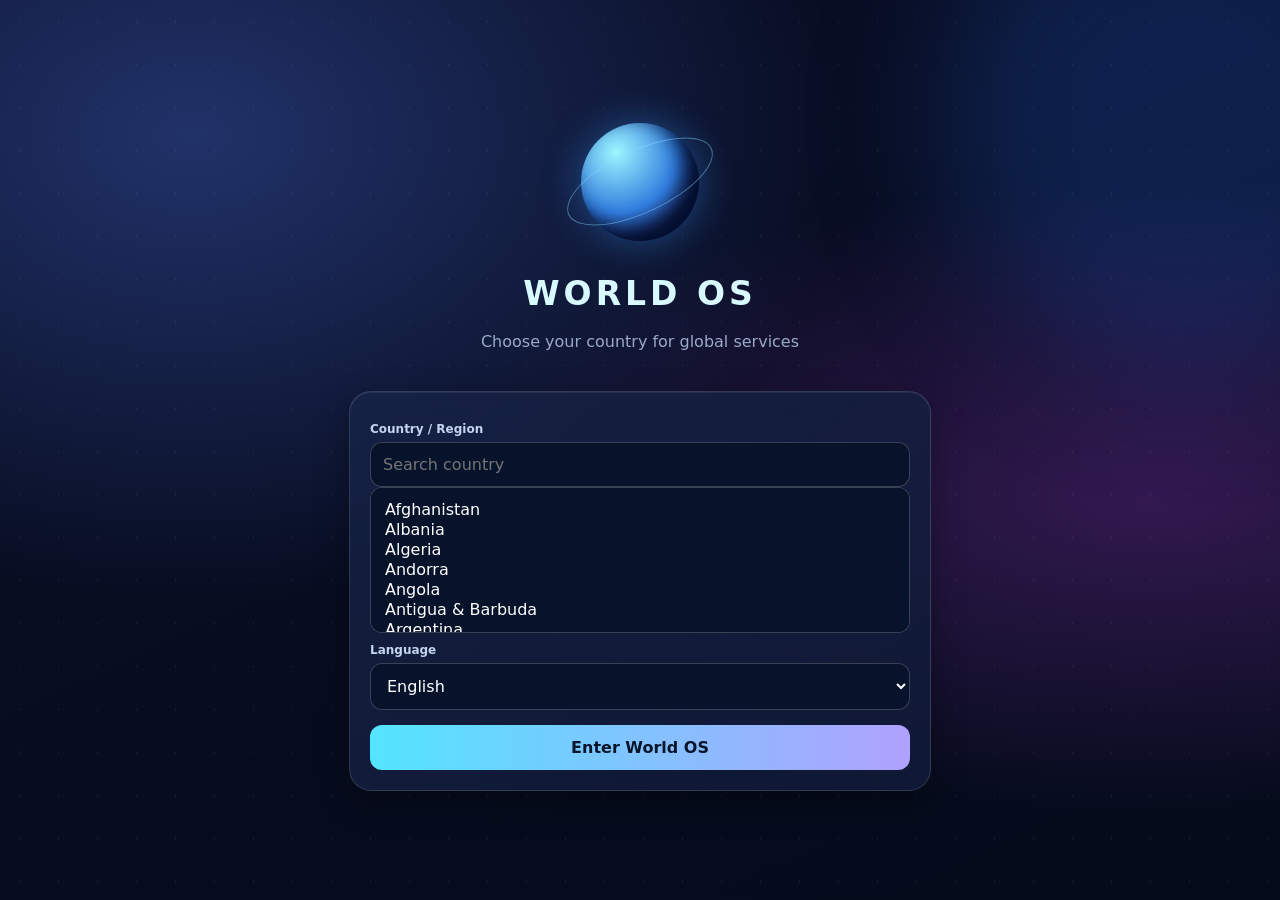
<file: index.html>
<!doctype html>
<html lang="en"><head><meta charset="utf-8"><meta name="viewport" content="width=device-width,initial-scale=1,viewport-fit=cover"><meta name="theme-color" content="#090e25"><meta name="description" content="World OS - Global everyday services"><link rel="manifest" href="./manifest.json?v=20261108"><title>World OS | KeFo.tech</title>
<style>
:root{color-scheme:dark;--ink:#f4f7ff;--muted:#9aa9c8;--line:#ffffff23;--cyan:#4de3ff;--violet:#a68aff}*{box-sizing:border-box}html{scroll-behavior:smooth}body{margin:0;color:var(--ink);font-family:system-ui,Tahoma,Arial,sans-serif;background:#080d22;min-height:100dvh}button,input,select{font:inherit}button{cursor:pointer}button:focus-visible,input:focus-visible,select:focus-visible{outline:2px solid var(--cyan);outline-offset:2px}.universe{position:fixed;inset:0;z-index:-1;pointer-events:none;overflow:hidden;background:radial-gradient(ellipse at 15% 15%,#213269 0,transparent 43%),radial-gradient(ellipse at 90% 55%,#331950 0,transparent 45%),linear-gradient(155deg,#090e25,#050b1b)}.universe:after{content:"";position:absolute;inset:0;background-image:radial-gradient(#ffffff77 .75px,transparent 1px);background-size:39px 43px;opacity:.18}.aurora{position:absolute;width:80vw;height:80vw;max-width:500px;max-height:500px;border-radius:50%;filter:blur(65px);background:#2457c044;top:-130px;right:-160px;animation:drift 16s ease-in-out infinite alternate}.shell{width:min(100%,620px);min-height:100dvh;margin:auto;display:flex;flex-direction:column;position:relative}.hidden{display:none!important}header{padding:20px 18px 13px;display:flex;justify-content:space-between;align-items:center;gap:12px}.brand{font-weight:900;font-size:23px;letter-spacing:2.5px;background:linear-gradient(95deg,#fff,#69e4ff 55%,#bb9cff);color:transparent;background-clip:text}.eyebrow{font-size:10px;color:var(--muted);letter-spacing:2px;font-weight:800}.country-name{font-size:12px;color:#b4c3e4;margin-top:3px}.glass{background:linear-gradient(140deg,#172448c9,#101a37df);border:1px solid var(--line);border-radius:22px;box-shadow:0 12px 35px #0005, inset 0 1px #ffffff12;backdrop-filter:blur(14px)}.settings{width:44px;height:44px;border:1px solid #ffffff30;background:#ffffff12;color:white;border-radius:14px;font-size:20px}.content{flex:1;padding:10px 15px 26px}.weather{position:relative;overflow:hidden;min-height:156px;padding:20px;display:flex;align-items:center;justify-content:space-between;gap:8px}.weather:before{content:"";position:absolute;inset:0;background:linear-gradient(120deg,#092c5a55,transparent 75%)}.weather-copy{position:relative;z-index:2;max-width:68%}.weather-title{font-size:13px;color:#bdd1ef;font-weight:700}.temperature{font-size:37px;line-height:1.2;font-weight:850;margin:8px 0 5px;font-variant-numeric:tabular-nums}.weather-status{color:#a5b7d3;font-size:12px;line-height:1.5}.weather-art{width:110px;height:110px;position:relative;flex-shrink:0;display:grid;place-items:center}.orb{width:78px;height:78px;border-radius:50%;background:radial-gradient(circle at 30% 25%,#9cf5ff,#307cde 50%,#18275e 72%);box-shadow:0 0 38px #329aff66,inset -12px -9px 20px #020d2b;animation:float 5s ease-in-out infinite}.orbit{position:absolute;width:109px;height:43px;border:1px solid #8ddaff77;border-radius:50%;transform:rotate(-25deg);animation:orbit 9s ease-in-out infinite alternate}.weather-icon{position:absolute;bottom:1px;right:2px;font-size:29px;filter:drop-shadow(0 4px 7px #000)}.location{display:flex;align-items:center;justify-content:space-between;gap:10px;padding:12px 16px;margin-top:10px;min-height:57px}.location span{font-size:12px;color:#c2d0e7;overflow-wrap:anywhere}.location button{flex-shrink:0}.smallbtn{background:#4de3ff16;border:1px solid #4de3ff66;color:#9fefff;border-radius:11px;padding:9px 12px;font-weight:700}.sectionhead{display:flex;align-items:center;justify-content:space-between;margin:23px 3px 13px}.sectionhead h2{font-size:19px;margin:0}.sectionhead span{font-size:11px;color:#94a6cc}.grid{display:grid;grid-template-columns:repeat(3,minmax(0,1fr));gap:10px}.tile{min-width:0;height:102px;padding:10px 5px;display:flex;flex-direction:column;align-items:center;justify-content:center;gap:9px;border-radius:17px;border:1px solid #ffffff22;background:linear-gradient(155deg,#1a2c53d9,#111c3bdf);color:white;box-shadow:inset 0 1px #ffffff13,0 7px 18px #0003;transition:transform .2s,border-color .2s,box-shadow .2s;animation:rise .5s both;animation-delay:var(--delay)}.tile:active{transform:scale(.96)}.tile:hover{border-color:#4de3ff88;box-shadow:0 0 22px #34c8ff20}.tile-icon{font-size:28px;line-height:1}.tile-label{font-size:12px;text-align:center;line-height:1.4;overflow-wrap:anywhere}.tile:nth-child(3n+2){background:linear-gradient(150deg,#26234edc,#141b3adf)}.detail{margin-top:14px;padding:17px;line-height:1.7}.detail h3{margin:0 0 8px}.detail p{color:var(--muted);margin:0}.bottom{position:relative;display:flex;align-items:center;justify-content:space-around;gap:8px;padding:10px 20px;border-top:1px solid var(--line);background:#0c1530dd}.bottom a,.bottom button{display:grid;place-items:center;width:38px;height:38px;border-radius:12px;border:1px solid #ffffff20;background:#ffffff0d;color:#b8d8ff;text-decoration:none;font-size:19px}.bottom button{color:#7eeaff}.copyright{text-align:center;padding:8px 10px 13px;color:#7586ad;font-size:11px}.setup{flex:1;display:flex;flex-direction:column;justify-content:center;padding:25px 19px}.setup-hero{text-align:center;margin-bottom:20px}.planet{width:145px;height:145px;margin:auto auto 20px;position:relative;display:grid;place-items:center}.planet .orb{width:118px;height:118px}.planet .orbit{width:158px;height:63px}.setup h1{font-size:33px;letter-spacing:4px;margin:0;color:#d8faff}.setup p{color:var(--muted);line-height:1.6}.setup-form{padding:20px}.setup label{display:block;font-size:12px;font-weight:700;color:#c4d5f1;margin:10px 0 6px}.field{display:block;width:100%;border:1px solid #ffffff33;background:#07122b;color:white;border-radius:12px;padding:12px;outline:none}.field:focus{border-color:#4de3ff}.primary{width:100%;margin-top:15px;padding:13px;border:0;border-radius:12px;color:#08152a;font-weight:900;background:linear-gradient(90deg,#53e5ff,#b0a1ff)}.top-in{animation:rise .55s both}.setup-form{animation:rise .6s .1s both}@keyframes rise{from{opacity:0;transform:translateY(15px)}to{opacity:1;transform:translateY(0)}}@keyframes float{50%{transform:translateY(-9px)}}@keyframes orbit{50%{transform:rotate(-16deg) scale(1.07)}}@keyframes drift{to{transform:translate(-100px,110px)}}@media(max-width:355px){.tile{height:94px}.tile-label{font-size:11px}.brand{font-size:19px}}@media(min-width:550px){.grid{grid-template-columns:repeat(4,minmax(0,1fr))}}@media(prefers-reduced-motion:reduce){*,*:before,*:after{animation:none!important;transition:none!important;scroll-behavior:auto!important}}
/* Persistent bottom controls and scrollable service content  */
#home{height:100dvh;min-height:0;display:flex;flex-direction:column;overflow:hidden}
#home header{flex:0 0 auto}
#home .content{min-height:0;overflow-y:auto;overscroll-behavior:contain;scrollbar-width:thin;padding-bottom:24px;-webkit-overflow-scrolling:touch}
#home .bottom{flex:0 0 auto;position:relative;z-index:20;bottom:auto;padding-bottom:10px}
#home .copyright{flex:0 0 auto;position:relative;z-index:20;background:#0c1530;padding:4px 10px calc(8px + env(safe-area-inset-bottom));border-top:1px solid #ffffff12}
#home .detail{scroll-margin-top:16px}
#home .service-screen{position:absolute;inset:0;z-index:30;display:flex;flex-direction:column;background:radial-gradient(circle at top,#17285b,#080d22 72%);overflow:hidden}
#home .service-screen .service-toolbar{padding:17px;display:flex;align-items:center;gap:12px;border-bottom:1px solid #ffffff25}
#home .service-screen .service-body{overflow-y:auto;flex:1;padding:18px;line-height:1.7}
#home .service-screen .service-body input,#home .service-screen .service-body textarea,#home .service-screen .service-body select{width:100%;padding:12px;margin:7px 0 13px;border-radius:12px;border:1px solid #ffffff33;background:#111e42;color:white}
#home .service-screen .service-body button{padding:11px 15px;border-radius:12px;border:1px solid #4de3ff77;background:#173456;color:#c6f5ff}
#home .service-screen .service-body .result{padding:13px;border-radius:12px;background:#142347;margin-top:12px}
@media(prefers-reduced-motion:reduce){#home .content{scroll-behavior:auto}}
</style></head><body><div class="universe"><div class="aurora"></div></div><div class="shell">
<section id="setup" class="setup hidden"><div class="setup-hero"><div class="planet"><div class="orb"></div><div class="orbit"></div></div><h1>WORLD OS</h1><p id="setupIntro"></p></div><div class="glass setup-form"><label id="countryLabel" for="countrySearch"></label><input id="countrySearch" class="field" type="search" autocomplete="off"><select id="country" class="field" size="6" aria-label="Country"></select><label id="languageLabel" for="language"></label><select id="language" class="field"><option value="en">English</option><option value="ar">العربية</option><option value="de">Deutsch</option><option value="tr">Türkçe</option><option value="fr">Français</option><option value="es">Español</option></select><button id="enter" class="primary"></button></div></section>
<section id="home" class="hidden"><header class="top-in"><div><div class="eyebrow">KEFO.TECH / GLOBAL PLATFORM</div><div class="brand">WORLD OS <span style="font-size:17px">✦</span></div><div id="region" class="country-name"></div></div><button class="settings" id="settings" aria-label="Change country">⚙</button></header><main class="content"><section class="glass weather top-in"><div class="weather-copy"><div id="weatherLabel" class="weather-title"></div><div id="temperature" class="temperature">--°</div><div id="weatherStatus" class="weather-status"></div></div><div class="weather-art"><div class="orb"></div><div class="orbit"></div><div class="weather-icon">🌤️</div></div></section><section class="glass location top-in"><span>📍 <span id="address"></span></span><button id="locate" class="smallbtn" aria-label="Get location">⌖</button></section><div class="sectionhead"><h2 id="servicesLabel"></h2><span>WORLD OS / SERVICES</span></div><div class="grid" id="services"></div><section id="detail" class="glass detail hidden"></section></main><nav class="bottom" aria-label="Quick actions"><a href="https://kefo-tech.github.io/kefo.com/" target="_blank" rel="noopener noreferrer" aria-label="About">ⓘ</a><a href="https://www.openstreetmap.org/" target="_blank" rel="noopener noreferrer" aria-label="Maps">⌖</a><button id="shareFab" aria-label="Share">↗</button><a href="https://translate.google.com/" target="_blank" rel="noopener noreferrer" aria-label="Translate">文</a><button id="settingsBottom" aria-label="Settings">⚙</button></nav><footer class="copyright">© <span id="year"></span> KeFo.tech · World OS <span style="opacity:.6">v2.0</span></footer><section id="serviceScreen" class="service-screen hidden" aria-label="World OS service"><div class="service-toolbar"><button id="backService" class="smallbtn" type="button">←</button><strong id="serviceTitle"></strong></div><div id="serviceBody" class="service-body"></div></section></section></div>
<script>
"use strict";
// Local preferences only; no background GPS or constant polling.
const $=id=>document.getElementById(id);
const codes=("AF AL DZ AD AO AG AR AM AU AT AZ BS BH BD BB BY BE BZ BJ BT BO BA BW BR BN BG BF BI KH CM CA CV CF TD CL CN CO KM CG CD CR CI HR CU CY CZ DK DJ DM DO EC EG SV GQ ER EE SZ ET FJ FI FR GA GM GE DE GH GR GD GT GN GW GY HT HN HU IS IN ID IR IQ IE IL IT JM JP JO KZ KE KI KP KR KW KG LA LV LB LS LR LY LI LT LU MG MW MY MV ML MT MH MR MU MX FM MD MC MN ME MA MZ MM NA NR NP NL NZ NI NE NG MK NO OM PK PW PA PG PY PE PH PL PT QA RO RU RW KN LC VC WS SM ST SA SN RS SC SL SG SK SI SB SO ZA SS ES LK SD SR SE CH SY TW TJ TZ TH TL TG TO TT TN TR TM TV UG UA AE GB US UY UZ VU VA VE VN YE ZM ZW").split(" ");
const T={
ar:{choose:"اختر دولتك للبدء بخدماتك العالمية",country:"الدولة / المنطقة",language:"اللغة",search:"ابحث عن دولة",enter:"دخول World OS",weather:"الطقس المحلي",services:"الخدمات",location:"اضغط لتحديد موقعك",status:"الموقع اختياري · اضغط زر التحديد",error:"تعذر تحديد الموقع",unavailable:"الطقس غير متاح حاليًا",pending:"هذه الخدمة قيد التجهيز لمنطقتك."},
en:{choose:"Choose your country for global services",country:"Country / Region",language:"Language",search:"Search country",enter:"Enter World OS",weather:"Local weather",services:"Services",location:"Tap to set your location",status:"Location optional · tap locate",error:"Location unavailable",unavailable:"Weather unavailable",pending:"This service is being prepared for your region."},
de:{choose:"Wähle dein Land für globale Dienste",country:"Land / Region",language:"Sprache",search:"Land suchen",enter:"World OS öffnen",weather:"Lokales Wetter",services:"Dienste",location:"Standort bestimmen",status:"Standort optional",error:"Standort nicht verfügbar",unavailable:"Wetter nicht verfügbar",pending:"Dieser Dienst wird vorbereitet."},
tr:{choose:"Küresel hizmetler için ülkenizi seçin",country:"Ülke / Bölge",language:"Dil",search:"Ülke ara",enter:"World OS'a gir",weather:"Yerel hava",services:"Hizmetler",location:"Konum belirle",status:"Konum isteğe bağlı",error:"Konum kullanılamıyor",unavailable:"Hava durumu yok",pending:"Bu hizmet hazırlanıyor."},
fr:{choose:"Choisissez votre pays",country:"Pays / Région",language:"Langue",search:"Chercher un pays",enter:"Entrer dans World OS",weather:"Météo locale",services:"Services",location:"Définir la position",status:"Position facultative",error:"Position indisponible",unavailable:"Météo indisponible",pending:"Service en préparation."},
es:{choose:"Elige tu país",country:"País / Región",language:"Idioma",search:"Buscar país",enter:"Entrar a World OS",weather:"Clima local",services:"Servicios",location:"Establecer ubicación",status:"Ubicación opcional",error:"Ubicación no disponible",unavailable:"Clima no disponible",pending:"Servicio en preparación."}
};
const services=[["🕌","Prayer times","أوقات الصلاة","salah"],["📝","Posts","إنشاء منشورات","post"],["🎓","Student assistant","مساعد الطالب","kefogpt"],["🚗","Driver assistant","مساعد السائق","map"],["🍽️","Restaurants","مطاعم","restaurants"],["📢","Eyewitness","شاهد عيان","shahed"],["🗺️","Maps","الخرائط","https://www.openstreetmap.org"],["💱","Currencies","العملات","currency"],["🚌","Transport","النقل","transport"],["🧰","Professionals","المهن","professionals"],["📰","News","الأخبار","news"],["🆘","Emergency","الطوارئ","emergency"],["🧭","Qibla","اتجاه القبلة","qibla"],["🌐","Translate","الترجمة","https://translate.google.com"],["🎮","Games · soon","ألعاب · قريباً",""],["📍","Nearby · soon","بالقرب منك · قريباً",""],["💬","Chat · soon","دردشة · قريباً",""],["🎬","Videos · soon","منصة الفيديو · قريباً",""]];
let country=localStorage.getItem("worldos-country")||"",lang=localStorage.getItem("worldos-language")||(navigator.language||"en").slice(0,2);if(!T[lang])lang="en";
function tr(){return T[lang]}
function cname(code){try{return new Intl.DisplayNames([lang],{type:"region"}).of(code)||code}catch{return code}}
function countryList(q=""){const all=codes.map(code=>({code,name:cname(code)})).sort((a,b)=>a.name.localeCompare(b.name,lang));$("country").replaceChildren();for(const c of all.filter(c=>c.name.toLowerCase().includes(q.toLowerCase())||c.code.toLowerCase().includes(q.toLowerCase()))){$("country").add(new Option(c.name,c.code))}if([...$("country").options].some(o=>o.value===country))$("country").value=country}
function locale(){document.documentElement.lang=lang;document.documentElement.dir=lang==="ar"?"rtl":"ltr"}
function setup(){locale();const t=tr();$("setupIntro").textContent=t.choose;$("countryLabel").textContent=t.country;$("languageLabel").textContent=t.language;$("countrySearch").placeholder=t.search;$("enter").textContent=t.enter;$("language").value=lang;countryList($("countrySearch").value);$("home").classList.add("hidden");$("setup").classList.remove("hidden")}
function home(){locale();const t=tr();$("region").textContent=cname(country);$("weatherLabel").textContent=t.weather;$("servicesLabel").textContent=t.services;$("address").textContent=t.location;$("weatherStatus").textContent=t.status;$("detail").classList.add("hidden");$("services").replaceChildren();services.forEach(([icon,en,ar,url],i)=>{const b=document.createElement("button");b.className="tile";b.style.setProperty("--delay",Math.min(i*35,400)+"ms");const ico=document.createElement("span");ico.className="tile-icon";ico.textContent=icon;const label=document.createElement("span");label.className="tile-label";label.textContent=lang==="ar"?ar:en;b.append(ico,label);b.onclick=()=>{if(["salah","post","kefogpt","map","restaurants","shahed","qibla"].includes(url)){location.href="./"+url+"/";return}openWorldService(url,label.textContent,icon)};$("services").append(b)});$("setup").classList.add("hidden");$("home").classList.remove("hidden")}
$("language").onchange=e=>{country=$("country").value||country;lang=e.target.value;setup()};
$("countrySearch").oninput=e=>countryList(e.target.value);
$("enter").onclick=()=>{country=$("country").value;if(!country)return;localStorage.setItem("worldos-country",country);localStorage.setItem("worldos-language",lang);home();refreshIfGranted()};
$("settings").onclick=setup;$("settingsBottom").onclick=setup;
// Location permission is requested only by an explicit tap.
let lastLocationRefresh=0;
async function updateLocation(auto=false){
 if(!navigator.geolocation){$("address").textContent=tr().error;return}
 if(auto&&Date.now()-lastLocationRefresh<15*60*1000)return;
 $("weatherStatus").textContent=lang==="ar"?"جارٍ تحديث الطقس…":"Updating weather…";
 navigator.geolocation.getCurrentPosition(async p=>{
  lastLocationRefresh=Date.now();
  const {latitude,longitude}=p.coords;
  const fallback=cname(country);
  $("address").textContent=fallback;
  // Reverse geocoding uses OSM Nominatim with localized names.
  try{
   const u="https://nominatim.openstreetmap.org/reverse?format=jsonv2&lat="+encodeURIComponent(latitude)+"&lon="+encodeURIComponent(longitude)+"&zoom=12&addressdetails=1&accept-language="+encodeURIComponent(lang);
   const response=await fetch(u,{headers:{"Accept":"application/json"}});
   if(!response.ok)throw Error("reverse");
   const data=await response.json();const a=data.address||{};
   const place=a.city||a.town||a.village||a.municipality||a.suburb||a.county||a.state||data.name;
   const region=a.state||a.country||fallback;
   $("address").textContent=place?[place,region].filter((x,i,arr)=>arr.indexOf(x)===i).join("، "):fallback;
  }catch{$("address").textContent=fallback}
  try{
   const r=await fetch("https://api.open-meteo.com/v1/forecast?latitude="+latitude+"&longitude="+longitude+"&current=temperature_2m,weather_code&timezone=auto");
   if(!r.ok)throw Error("weather");
   const data=await r.json();$("temperature").textContent=Math.round(data.current.temperature_2m)+"°C";
   $("weatherStatus").textContent=new Date().toLocaleTimeString(lang,{hour:"2-digit",minute:"2-digit"});
   const w=data.current.weather_code;document.querySelector(".weather-icon").textContent=w>=95?"⛈️":w>=71?"❄️":w>=51?"🌧️":w>=2?"☁️":"☀️";
  }catch{$("weatherStatus").textContent=tr().unavailable}
 },()=>{if(!auto){$("address").textContent=tr().error;$("weatherStatus").textContent=tr().error}},{timeout:12000,maximumAge:900000,enableHighAccuracy:false});
}
$("locate").onclick=()=>updateLocation(false);
async function refreshIfGranted(){
 if(!country||document.visibilityState==="hidden"||!navigator.permissions)return;
 try{const permission=await navigator.permissions.query({name:"geolocation"});if(permission.state==="granted")updateLocation(true)}catch{}
}
document.addEventListener("visibilitychange",()=>{if(document.visibilityState==="visible")refreshIfGranted()});

$("shareFab").onclick=async()=>{const data={title:"World OS",text:"World OS · KeFo.tech",url:location.href};if(navigator.share){try{await navigator.share(data)}catch{}}else if(navigator.clipboard){await navigator.clipboard.writeText(location.href);alert("Link copied")}};
$("year").textContent=new Date().getFullYear();if(country){home();refreshIfGranted()}else setup();
// Unity interstitials must be implemented in the Android app, never inside GitHub Pages.
</script><script src="./world-services.js?v=20261108-3"></script></body></html>
</file>
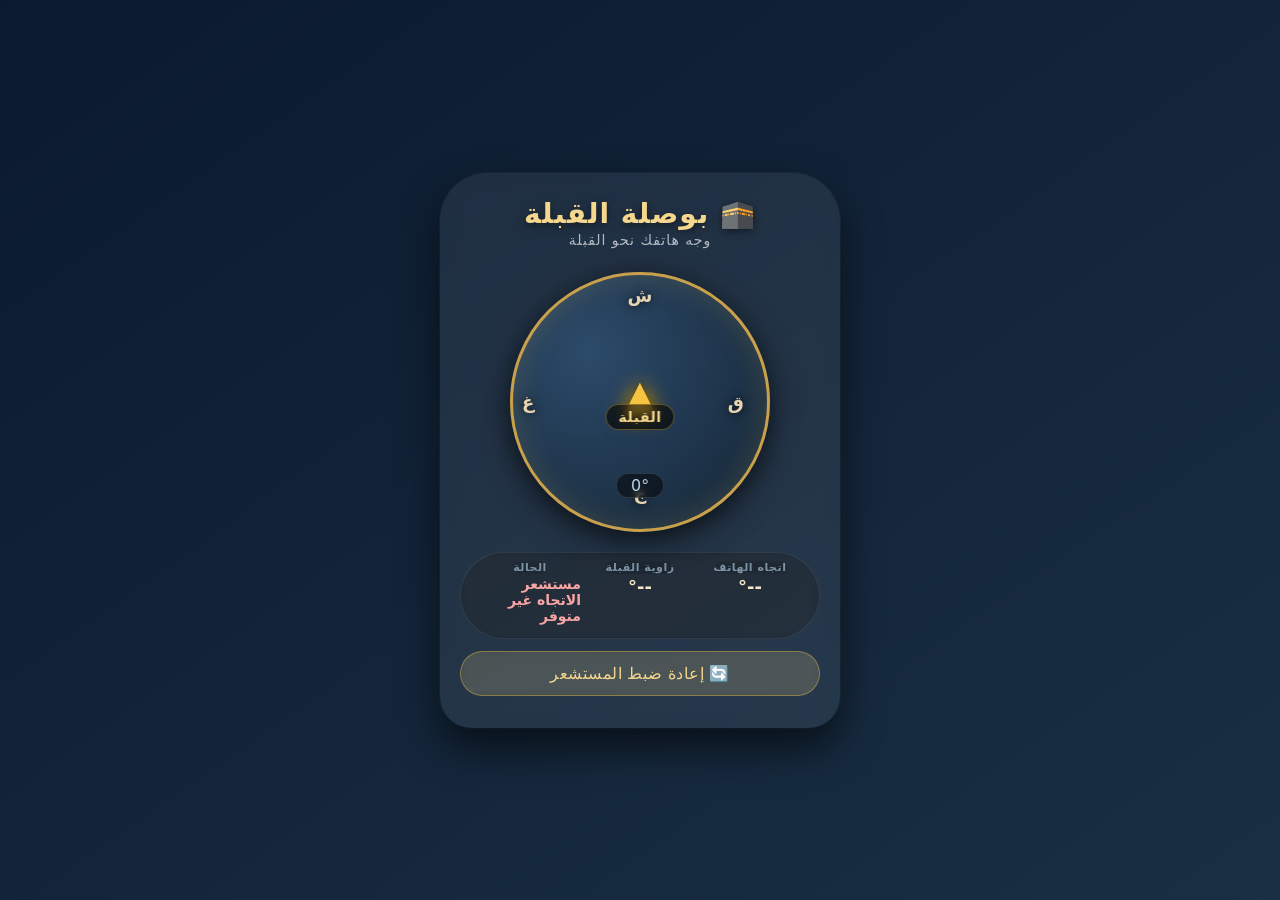
<file: qibla/index.html>
<!DOCTYPE html>
<html lang="ar" dir="rtl">
<head>
  <meta charset="UTF-8">
  <meta name="viewport" content="width=device-width, initial-scale=1.0, maximum-scale=1.0, user-scalable=no, viewport-fit=cover">
  <title>بوصلة القبلة</title>
  <link rel="stylesheet" href="style.css">
</head>
<body>
  <div class="container">
    <h1>🕋 بوصلة القبلة</h1>
    <p class="subtitle">وجه هاتفك نحو القبلة</p>
    
    <div class="compass-wrapper">
      <!-- البوصلة  الدائرية -->
      <div class="compass-circle" id="compassCircle">
        <!-- المؤشر الثابت (رأس القبلة) -->
        <div class="needle" id="needle">
          <span class="arrow">▲</span>
          <span class="label">القبلة</span>
        </div>
        <!-- النقاط الرئيسية -->
        <div class="direction north">ش</div>
        <div class="direction east">ق</div>
        <div class="direction south">ج</div>
        <div class="direction west">غ</div>
        <!-- درجة دوران البوصلة -->
        <div class="rotation-indicator" id="rotationIndicator">0°</div>
      </div>
    </div>

    <!-- معلومات إضافية -->
    <div class="info-panel">
      <div class="info-item">
        <span class="label">اتجاه الهاتف</span>
        <span class="value" id="headingValue">--°</span>
      </div>
      <div class="info-item">
        <span class="label">زاوية القبلة</span>
        <span class="value" id="qiblaAngle">--°</span>
      </div>
      <div class="info-item">
        <span class="label">الحالة</span>
        <span class="value" id="statusText">جارٍ التحديث...</span>
      </div>
    </div>

    <!-- زر إعادة ضبط (لطلب الإذن مجدداً) -->
    <button id="resetBtn" class="reset-btn">🔄 إعادة ضبط المستشعر</button>
  </div>

  <script src="script.js"></script>
</body>
</html>
</file>
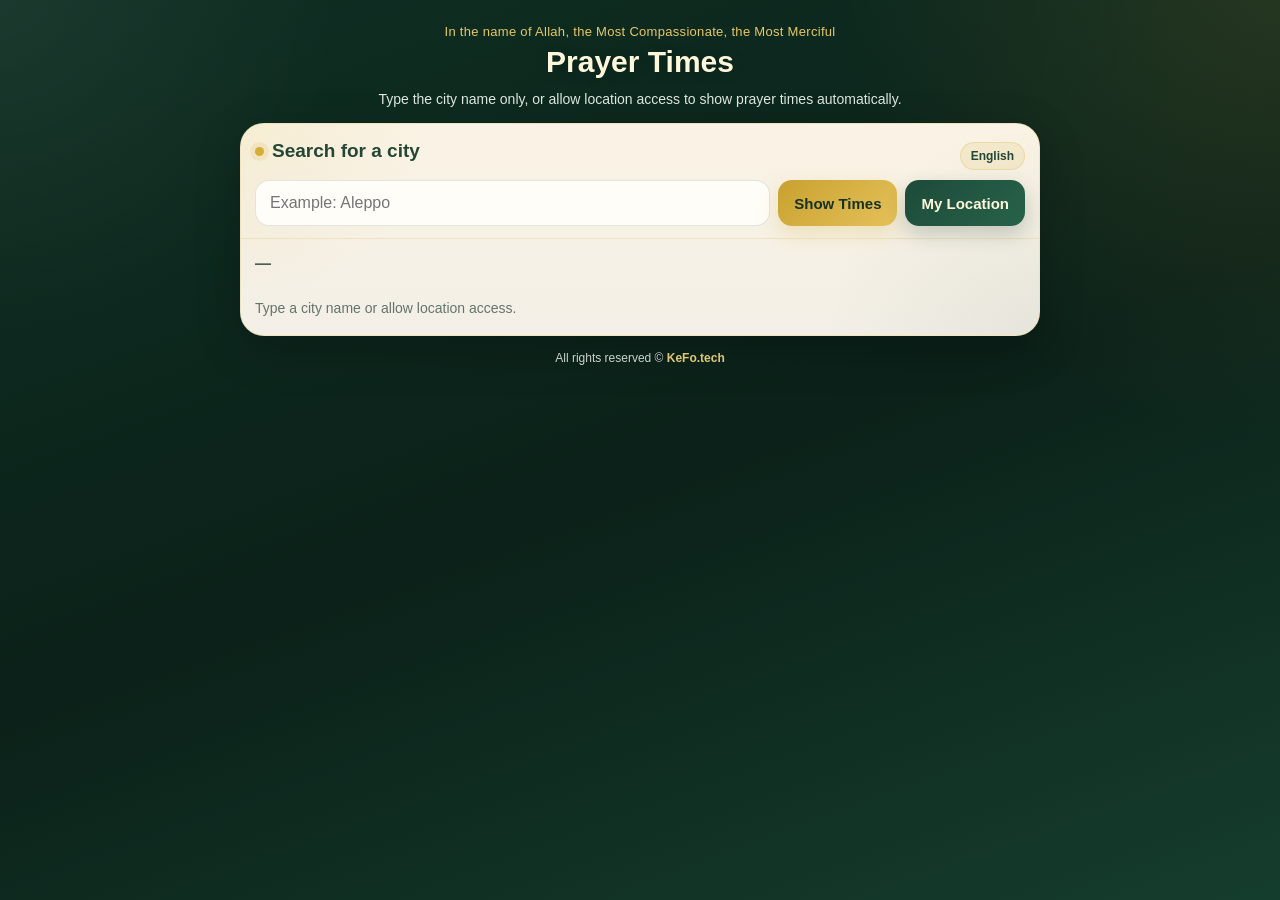
<file: salah/index.html>
<!DOCTYPE html>
<html lang="ar" dir="rtl">
<head>
  <meta charset="UTF-8" />
  <meta name="viewport" content="width=device-width, initial-scale=1.0" />
  <title>مواقيت الصلاة | KeFo.tech</title>
  <meta name="description" content="مواقيت الصلاة اليومية بتصميم إسلامي أنيق مع دعم تعدد اللغات والكشف التلقائي للغة المستخدم والموقع الجغرافي." />
  <style>
    * { box-sizing: border-box; -webkit-tap-highlight-color: transparent; }

    :root{
      --bg1:#0f2f23;
      --bg2:#153d2d;
      --gold:#d4af37;
      --gold-soft:#e7c866;
      --cream:#f7f2e7;
      --line:rgba(212,175,55,.22);
      --text:#183126;
      --muted:#5f6f66;
      --white:#ffffff;
      --shadow:0 14px 45px rgba(0,0,0,.22);
    }

    html, body {
      margin: 0;
      padding: 0;
      min-height: 100%;
      user-select: none;
      -webkit-user-select: none;
      -webkit-touch-callout: none;
    }

    body{
      font-family: Tahoma, Arial, sans-serif;
      background:
        radial-gradient(circle at top right, rgba(212,175,55,.12), transparent 28%),
        radial-gradient(circle at top left, rgba(255,255,255,.05), transparent 22%),
        linear-gradient(160deg, var(--bg1), #0b2119 52%, var(--bg2));
      color: var(--white);
      overflow-x: hidden;
    }

    .wrap{
      width:min(100%, 820px);
      margin:0 auto;
      padding:18px 10px 12px;
    }

    .hero{
      text-align:center;
      padding:6px 6px 12px;
    }

    .hero .mini{
      color:var(--gold-soft);
      font-size:13px;
      letter-spacing:.3px;
      margin-bottom:6px;
    }

    .hero h1{
      margin:0;
      font-size:30px;
      line-height:1.15;
      color:#fff7dc;
      text-shadow:0 2px 14px rgba(0,0,0,.18);
    }

    .hero p{
      margin:8px auto 0;
      max-width:620px;
      color:#dfe8e2;
      font-size:14px;
      line-height:1.7;
    }

    .card{
      background:linear-gradient(180deg, rgba(255,248,233,.98), rgba(248,244,235,.98));
      color:var(--text);
      border:1px solid rgba(212,175,55,.22);
      border-radius:24px;
      overflow:hidden;
      box-shadow:var(--shadow);
      backdrop-filter: blur(10px);
      position:relative;
    }

    .card::before{
      content:"";
      position:absolute;
      inset:0;
      pointer-events:none;
      background:
        radial-gradient(circle at top left, rgba(212,175,55,.10), transparent 22%),
        radial-gradient(circle at bottom right, rgba(21,61,45,.06), transparent 26%);
    }

    .top{
      padding:16px 14px 12px;
      border-bottom:1px solid var(--line);
      position:relative;
      z-index:1;
    }

    .search-title{
      display:flex;
      align-items:center;
      gap:8px;
      margin-bottom:10px;
      color:#244635;
      font-size:19px;
      font-weight:700;
    }

    .search-title .dot{
      width:9px;
      height:9px;
      border-radius:50%;
      background:var(--gold);
      box-shadow:0 0 0 5px rgba(212,175,55,.15);
    }

    .controls{
      display:flex;
      gap:8px;
      align-items:center;
      justify-content:space-between;
      flex-wrap:wrap;
      margin-bottom:8px;
    }

    .lang-badge{
      background:rgba(212,175,55,.14);
      color:#234736;
      border:1px solid rgba(212,175,55,.25);
      padding:6px 10px;
      border-radius:999px;
      font-size:12px;
      font-weight:700;
    }

    .search-box{
      display:grid;
      grid-template-columns: 1fr auto auto;
      gap:8px;
    }

    .search-box input{
      width:100%;
      border:1px solid rgba(21,61,45,.12);
      background:#fffdf8;
      color:#173126;
      border-radius:14px;
      padding:13px 14px;
      font-size:16px;
      outline:none;
      transition:.2s;
    }

    .search-box input:focus{
      border-color:rgba(212,175,55,.7);
      box-shadow:0 0 0 4px rgba(212,175,55,.12);
    }

    .search-box button{
      border:none;
      border-radius:14px;
      padding:0 16px;
      min-width:110px;
      font-size:15px;
      font-weight:700;
      cursor:pointer;
      background:linear-gradient(135deg, #c8a12f, #e5c15a);
      color:#173126;
      box-shadow:0 8px 20px rgba(212,175,55,.25);
      transition:.2s ease;
    }

    .search-box button.alt-btn{
      background:linear-gradient(135deg, #1d4b39, #27624a);
      color:#fff7dc;
      box-shadow:0 8px 20px rgba(15,47,35,.20);
    }

    .search-box button:hover{
      transform:translateY(-1px);
    }

    .meta{
      padding:12px 14px 8px;
      color:#4b5f54;
      font-size:16px;
      font-weight:600;
      position:relative;
      z-index:1;
      line-height:1.6;
    }

    .next-prayer{
      padding:8px 14px 14px;
      border-bottom:1px solid var(--line);
      position:relative;
      z-index:1;
    }

    .next-prayer small{
      display:block;
      color:#617369;
      font-size:14px;
      margin-bottom:8px;
      line-height:1.7;
    }

    .big-time{
      font-size:46px;
      line-height:1;
      font-weight:800;
      color:#183126;
      letter-spacing:1px;
      direction:ltr;
      text-align:right;
    }

    .table{
      position:relative;
      z-index:1;
    }

    .row{
      display:flex;
      align-items:center;
      justify-content:space-between;
      padding:14px 14px;
      border-bottom:1px solid var(--line);
      font-size:18px;
    }

    .row:last-child{
      border-bottom:none;
    }

    .label{
      font-weight:700;
      color:#234736;
    }

    .time{
      direction:ltr;
      font-weight:800;
      color:#10271d;
      font-size:19px;
    }

    .status{
      padding:12px 14px 14px;
      color:#63756b;
      font-size:14px;
      line-height:1.7;
      position:relative;
      z-index:1;
    }

    .status.error{
      color:#9f1d1d;
      font-weight:700;
    }

    .status.loading{
      color:#8a6b11;
      font-weight:700;
    }

    .footer{
      text-align:center;
      color:#dce6df;
      font-size:12px;
      margin-top:12px;
      line-height:1.8;
      padding:0 8px 10px;
    }

    .footer b{
      color:#f3d980;
      font-weight:700;
    }

    .notice{
      text-align:center;
      margin-top:8px;
      color:#e9d8a0;
      font-size:11px;
      opacity:.9;
    }

    @media (max-width:640px){
      .wrap{ padding:14px 8px 10px; }
      .hero h1{ font-size:26px; }
      .search-box{ grid-template-columns:1fr; }
      .search-box button{
        min-height:48px;
        width:100%;
      }
      .big-time{ font-size:38px; }
      .row{ font-size:17px; padding:13px 14px; }
      .time{ font-size:18px; }
      .meta{ font-size:15px; }
    }
  </style>
</head>
<body oncontextmenu="return false;">
  <div class="wrap">
    <section class="hero">
      <div class="mini" id="basmala">بِسْمِ اللهِ الرَّحْمٰنِ الرَّحِيم</div>
      <h1 id="title">مواقيت الصلاة</h1>
      <p id="subtitle">اكتب اسم المدينة فقط، أو اسمح بالوصول إلى موقعك لعرض المواقيت تلقائيًا.</p>
    </section>

    <div class="card">
      <div class="top">
        <div class="controls">
          <div class="search-title">
            <span class="dot"></span>
            <span id="searchTitle">ابحث عن المدينة</span>
          </div>
          <div class="lang-badge" id="langBadge">العربية</div>
        </div>

        <div class="search-box">
          <input id="cityInput" type="text" placeholder="مثال: حلب" autocomplete="off" spellcheck="false" />
          <button id="searchBtn">عرض المواقيت</button>
          <button id="locateBtn" class="alt-btn">موقعي الحالي</button>
        </div>
      </div>

      <div class="meta" id="metaText">—</div>

      <div class="next-prayer" id="nextPrayerBox" style="display:none;">
        <small id="nextPrayerLabel">وقت الصلاة التالية:</small>
        <div class="big-time" id="nextPrayerTime">--:--</div>
      </div>

      <div class="table" id="prayerTable" style="display:none;">
        <div class="row"><div class="label" id="labelFajr">الفجر</div><div class="time" id="fajr">--:--</div></div>
        <div class="row"><div class="label" id="labelSunrise">الشروق</div><div class="time" id="sunrise">--:--</div></div>
        <div class="row"><div class="label" id="labelDhuhr">الظهر</div><div class="time" id="dhuhr">--:--</div></div>
        <div class="row"><div class="label" id="labelAsr">العصر</div><div class="time" id="asr">--:--</div></div>
        <div class="row"><div class="label" id="labelMaghrib">المغرب</div><div class="time" id="maghrib">--:--</div></div>
        <div class="row"><div class="label" id="labelIsha">العشاء</div><div class="time" id="isha">--:--</div></div>
      </div>

      <div class="status" id="status">اكتب اسم المدينة أو اسمح بالوصول إلى موقعك.</div>
    </div>

    <div class="footer" id="footerText">
      جميع الحقوق محفوظة © <b>KeFo.tech</b>
    </div>

    <div class="notice" id="noticeText">
     
    </div>
  </div>

  <script>
  const translations = {
    ar: {
      langName: "العربية",
      dir: "rtl",
      title: "مواقيت الصلاة",
      subtitle: "اكتب اسم المدينة فقط، أو اسمح بالوصول إلى موقعك لعرض المواقيت تلقائيًا.",
      searchTitle: "ابحث عن المدينة",
      placeholder: "مثال: حلب",
      button: "عرض المواقيت",
      locateBtn: "موقعي الحالي",
      statusIdle: "اكتب اسم المدينة أو اسمح بالوصول إلى موقعك.",
      statusEmpty: "يرجى كتابة اسم المدينة أولًا.",
      statusLoading: "جارٍ البحث عن المدينة وجلب المواقيت...",
      statusLoadingLocation: "جارٍ تحديد موقعك وجلب المواقيت...",
      statusSuccess: "تم تحديث المواقيت بنجاح",
      statusLocationDenied: "لم يتم السماح بالوصول إلى الموقع. يمكنك البحث يدويًا باسم المدينة.",
      statusLocationUnsupported: "المتصفح لا يدعم تحديد الموقع الجغرافي.",
      nextPrayer: "وقت الصلاة التالية:",
      nextPrayerTomorrow: "الفجر (غدًا)",
      fajr: "الفجر",
      sunrise: "الشروق",
      dhuhr: "الظهر",
      asr: "العصر",
      maghrib: "المغرب",
      isha: "العشاء",
      hijriDate: "التاريخ الهجري",
      footer: 'جميع الحقوق محفوظة © <b>KeFo.tech</b>',
      basmala: "بِسْمِ اللهِ الرَّحْمٰنِ الرَّحِيم",
      notFound: "لم يتم العثور على هذه المدينة.",
      geoError: "فشل تحويل اسم المدينة إلى موقع جغرافي.",
      fetchError: "فشل جلب مواقيت الصلاة.",
      genericError: "حدث خطأ غير متوقع.",
      currentLocationLabel: "موقعك الحالي"
    },
    en: {
      langName: "English",
      dir: "ltr",
      title: "Prayer Times",
      subtitle: "Type the city name only, or allow location access to show prayer times automatically.",
      searchTitle: "Search for a city",
      placeholder: "Example: Aleppo",
      button: "Show Times",
      locateBtn: "My Location",
      statusIdle: "Type a city name or allow location access.",
      statusEmpty: "Please type a city name first.",
      statusLoading: "Searching for the city and fetching prayer times...",
      statusLoadingLocation: "Detecting your location and fetching prayer times...",
      statusSuccess: "Prayer times updated successfully",
      statusLocationDenied: "Location access was not allowed. You can still search manually by city.",
      statusLocationUnsupported: "This browser does not support geolocation.",
      nextPrayer: "Next prayer:",
      nextPrayerTomorrow: "Fajr (tomorrow)",
      fajr: "Fajr",
      sunrise: "Sunrise",
      dhuhr: "Dhuhr",
      asr: "Asr",
      maghrib: "Maghrib",
      isha: "Isha",
      hijriDate: "Hijri date",
      footer: 'All rights reserved © <b>KeFo.tech</b>',
      basmala: "In the name of Allah, the Most Compassionate, the Most Merciful",
      notFound: "City not found.",
      geoError: "Failed to convert the city name into a location.",
      fetchError: "Failed to fetch prayer times.",
      genericError: "An unexpected error occurred.",
      currentLocationLabel: "Your current location"
    },
    de: {
      langName: "Deutsch",
      dir: "ltr",
      title: "Gebetszeiten",
      subtitle: "Geben Sie nur den Stadtnamen ein oder erlauben Sie den Standortzugriff, um die Gebetszeiten automatisch anzuzeigen.",
      searchTitle: "Nach einer Stadt suchen",
      placeholder: "Beispiel: Aleppo",
      button: "Zeiten anzeigen",
      locateBtn: "Mein Standort",
      statusIdle: "Geben Sie einen Stadtnamen ein oder erlauben Sie den Standortzugriff.",
      statusEmpty: "Bitte geben Sie zuerst einen Stadtnamen ein.",
      statusLoading: "Die Stadt wird gesucht und die Gebetszeiten werden geladen...",
      statusLoadingLocation: "Ihr Standort wird ermittelt und die Gebetszeiten werden geladen...",
      statusSuccess: "Gebetszeiten erfolgreich aktualisiert",
      statusLocationDenied: "Standortzugriff wurde nicht erlaubt. Sie können weiterhin manuell nach einer Stadt suchen.",
      statusLocationUnsupported: "Dieser Browser unterstützt keine Standortermittlung.",
      nextPrayer: "Nächstes Gebet:",
      nextPrayerTomorrow: "Fadschr (morgen)",
      fajr: "Fadschr",
      sunrise: "Sonnenaufgang",
      dhuhr: "Dhuhr",
      asr: "Asr",
      maghrib: "Maghrib",
      isha: "Ischa",
      hijriDate: "Hidschri-Datum",
      footer: 'Alle Rechte vorbehalten © <b>KeFo.tech</b>',
      basmala: "Im Namen Allahs, des Allerbarmers, des Barmherzigen",
      notFound: "Stadt wurde nicht gefunden.",
      geoError: "Der Stadtname konnte nicht in einen Ort umgewandelt werden.",
      fetchError: "Gebetszeiten konnten nicht geladen werden.",
      genericError: "Ein unerwarteter Fehler ist aufgetreten.",
      currentLocationLabel: "Ihr aktueller Standort"
    },
    tr: {
      langName: "Türkçe",
      dir: "ltr",
      title: "Namaz Vakitleri",
      subtitle: "Sadece şehir adını yazın veya konum izni verin; namaz vakitleri otomatik olarak gösterilsin.",
      searchTitle: "Şehir ara",
      placeholder: "Örnek: Halep",
      button: "Vakitleri Göster",
      locateBtn: "Konumum",
      statusIdle: "Şehir adı yazın veya konum izni verin.",
      statusEmpty: "Lütfen önce bir şehir adı yazın.",
      statusLoading: "Şehir aranıyor ve namaz vakitleri getiriliyor...",
      statusLoadingLocation: "Konumunuz belirleniyor ve namaz vakitleri getiriliyor...",
      statusSuccess: "Namaz vakitleri başarıyla güncellendi",
      statusLocationDenied: "Konum erişimine izin verilmedi. Şehir adıyla manuel arama yapabilirsiniz.",
      statusLocationUnsupported: "Bu tarayıcı konum özelliğini desteklemiyor.",
      nextPrayer: "Sıradaki namaz:",
      nextPrayerTomorrow: "İmsak (yarın)",
      fajr: "İmsak",
      sunrise: "Güneş",
      dhuhr: "Öğle",
      asr: "İkindi",
      maghrib: "Akşam",
      isha: "Yatsı",
      hijriDate: "Hicri tarih",
      footer: 'Tüm hakları saklıdır © <b>KeFo.tech</b>',
      basmala: "Rahmân ve Rahîm olan Allah’ın adıyla",
      notFound: "Şehir bulunamadı.",
      geoError: "Şehir adı konuma dönüştürülemedi.",
      fetchError: "Namaz vakitleri alınamadı.",
      genericError: "Beklenmeyen bir hata oluştu.",
      currentLocationLabel: "Geçerli konumunuz"
    },
    fr: {
      langName: "Français",
      dir: "ltr",
      title: "Horaires de prière",
      subtitle: "Saisissez uniquement le nom de la ville ou autorisez l’accès à votre position pour afficher automatiquement les horaires.",
      searchTitle: "Rechercher une ville",
      placeholder: "Exemple : Alep",
      button: "Afficher",
      locateBtn: "Ma position",
      statusIdle: "Saisissez le nom d’une ville ou autorisez l’accès à votre position.",
      statusEmpty: "Veuillez d’abord saisir un nom de ville.",
      statusLoading: "Recherche de la ville et récupération des horaires...",
      statusLoadingLocation: "Détection de votre position et récupération des horaires...",
      statusSuccess: "Horaires mis à jour avec succès",
      statusLocationDenied: "L’accès à la position n’a pas été autorisé. Vous pouvez toujours rechercher manuellement une ville.",
      statusLocationUnsupported: "Ce navigateur ne prend pas en charge la géolocalisation.",
      nextPrayer: "Prochaine prière :",
      nextPrayerTomorrow: "Fajr (demain)",
      fajr: "Fajr",
      sunrise: "Lever du soleil",
      dhuhr: "Dhuhr",
      asr: "Asr",
      maghrib: "Maghrib",
      isha: "Isha",
      hijriDate: "Date hégirienne",
      footer: 'Tous droits réservés © <b>KeFo.tech</b>',
      basmala: "Au nom d’Allah, le Tout Miséricordieux, le Très Miséricordieux",
      notFound: "Ville introuvable.",
      geoError: "Échec de la conversion du nom de la ville en position géographique.",
      fetchError: "Impossible de récupérer les horaires de prière.",
      genericError: "Une erreur inattendue est survenue.",
      currentLocationLabel: "Votre position actuelle"
    },
    es: {
      langName: "Español",
      dir: "ltr",
      title: "Horarios de oración",
      subtitle: "Escribe solo el nombre de la ciudad o permite el acceso a tu ubicación para mostrar los horarios automáticamente.",
      searchTitle: "Buscar una ciudad",
      placeholder: "Ejemplo: Alepo",
      button: "Mostrar horarios",
      locateBtn: "Mi ubicación",
      statusIdle: "Escribe una ciudad o permite el acceso a tu ubicación.",
      statusEmpty: "Por favor, escribe primero el nombre de una ciudad.",
      statusLoading: "Buscando la ciudad y obteniendo los horarios de oración...",
      statusLoadingLocation: "Detectando tu ubicación y obteniendo los horarios de oración...",
      statusSuccess: "Horarios actualizados correctamente",
      statusLocationDenied: "No se permitió el acceso a la ubicación. Aún puedes buscar manualmente por ciudad.",
      statusLocationUnsupported: "Este navegador no admite geolocalización.",
      nextPrayer: "Próxima oración:",
      nextPrayerTomorrow: "Fajr (mañana)",
      fajr: "Fajr",
      sunrise: "Amanecer",
      dhuhr: "Dhuhr",
      asr: "Asr",
      maghrib: "Maghrib",
      isha: "Isha",
      hijriDate: "Fecha hijri",
      footer: 'Todos los derechos reservados © <b>KeFo.tech</b>',
      basmala: "En el nombre de Allah, el Compasivo, el Misericordioso",
      notFound: "No se encontró la ciudad.",
      geoError: "No se pudo convertir el nombre de la ciudad en una ubicación.",
      fetchError: "No se pudieron obtener los horarios de oración.",
      genericError: "Ocurrió un error inesperado.",
      currentLocationLabel: "Tu ubicación actual"
    }
  };

  function detectLanguage() {
    const lang = (navigator.language || navigator.userLanguage || "en").toLowerCase();
    if (lang.startsWith("ar")) return "ar";
    if (lang.startsWith("de")) return "de";
    if (lang.startsWith("tr")) return "tr";
    if (lang.startsWith("fr")) return "fr";
    if (lang.startsWith("es")) return "es";
    return "en";
  }

  let currentLang = detectLanguage();
  let t = translations[currentLang];

  const cityInput = document.getElementById("cityInput");
  const searchBtn = document.getElementById("searchBtn");
  const locateBtn = document.getElementById("locateBtn");
  const metaText = document.getElementById("metaText");
  const statusBox = document.getElementById("status");
  const prayerTable = document.getElementById("prayerTable");
  const nextPrayerBox = document.getElementById("nextPrayerBox");
  const nextPrayerLabel = document.getElementById("nextPrayerLabel");
  const nextPrayerTime = document.getElementById("nextPrayerTime");
  const langBadge = document.getElementById("langBadge");

  const fajrEl = document.getElementById("fajr");
  const sunriseEl = document.getElementById("sunrise");
  const dhuhrEl = document.getElementById("dhuhr");
  const asrEl = document.getElementById("asr");
  const maghribEl = document.getElementById("maghrib");
  const ishaEl = document.getElementById("isha");

  function applyLanguage() {
    t = translations[currentLang] || translations.en;

    document.documentElement.lang = currentLang;
    document.documentElement.dir = t.dir;
    document.body.style.direction = t.dir;

    document.getElementById("basmala").textContent = t.basmala;
    document.getElementById("title").textContent = t.title;
    document.getElementById("subtitle").textContent = t.subtitle;
    document.getElementById("searchTitle").textContent = t.searchTitle;
    cityInput.placeholder = t.placeholder;
    searchBtn.textContent = t.button;
    locateBtn.textContent = t.locateBtn;
    langBadge.textContent = t.langName;

    document.getElementById("labelFajr").textContent = t.fajr;
    document.getElementById("labelSunrise").textContent = t.sunrise;
    document.getElementById("labelDhuhr").textContent = t.dhuhr;
    document.getElementById("labelAsr").textContent = t.asr;
    document.getElementById("labelMaghrib").textContent = t.maghrib;
    document.getElementById("labelIsha").textContent = t.isha;

    document.getElementById("footerText").innerHTML = t.footer;
    document.getElementById("noticeText").textContent = t.notice;

    if (!statusBox.dataset.locked) {
      statusBox.textContent = t.statusIdle;
    }
  }

  function setStatus(message, type = "") {
    statusBox.className = "status";
    if (type === "error") statusBox.classList.add("error");
    if (type === "loading") statusBox.classList.add("loading");
    statusBox.textContent = message;
    statusBox.dataset.locked = "1";
  }

  function clearStatusLock() {
    delete statusBox.dataset.locked;
    statusBox.className = "status";
    statusBox.textContent = t.statusIdle;
  }

  function cleanTime(value) {
    return String(value).split(" ")[0].replace(/\(.+\)/, "").trim();
  }

  function toMinutes(hhmm) {
    const [h, m] = hhmm.split(":").map(Number);
    return h * 60 + m;
  }

  function getNextPrayer(timings) {
    const now = new Date();
    const currentMinutes = now.getHours() * 60 + now.getMinutes();

    const prayers = [
      { name: t.fajr, time: timings.Fajr },
      { name: t.dhuhr, time: timings.Dhuhr },
      { name: t.asr, time: timings.Asr },
      { name: t.maghrib, time: timings.Maghrib },
      { name: t.isha, time: timings.Isha }
    ];

    for (const prayer of prayers) {
      if (toMinutes(prayer.time) > currentMinutes) {
        return prayer;
      }
    }

    return { name: t.nextPrayerTomorrow, time: timings.Fajr };
  }

  async function geocodeCity(city) {
    const url = `https://nominatim.openstreetmap.org/search?format=jsonv2&limit=1&q=${encodeURIComponent(city)}`;
    const response = await fetch(url, {
      headers: { "Accept": "application/json" }
    });

    if (!response.ok) {
      throw new Error(t.geoError);
    }

    const results = await response.json();
    if (!results || !results.length) {
      throw new Error(t.notFound);
    }

    const place = results[0];
    return {
      lat: place.lat,
      lon: place.lon,
      displayName: place.display_name
    };
  }

  async function reverseGeocode(lat, lon) {
    const url = `https://nominatim.openstreetmap.org/reverse?format=jsonv2&lat=${encodeURIComponent(lat)}&lon=${encodeURIComponent(lon)}`;
    const response = await fetch(url, {
      headers: { "Accept": "application/json" }
    });

    if (!response.ok) {
      return null;
    }

    const data = await response.json();
    return data?.display_name || null;
  }

  async function fetchPrayerTimesByCoords(lat, lon) {
    const now = new Date();
    const day = now.getDate();
    const month = now.getMonth() + 1;
    const year = now.getFullYear();

    const url = `https://api.aladhan.com/v1/timings/${day}-${month}-${year}?latitude=${encodeURIComponent(lat)}&longitude=${encodeURIComponent(lon)}&method=4`;

    const response = await fetch(url);
    if (!response.ok) {
      throw new Error(t.fetchError);
    }

    const data = await response.json();
    if (!data || data.code !== 200 || !data.data) {
      throw new Error(t.fetchError);
    }

    return data.data;
  }

  function renderPrayerData(prayerData, placeLabel = "") {
    const timings = prayerData.timings;
    const dateReadable = prayerData.date?.readable || "";
    const hijriDate = prayerData.date?.hijri?.date || "";
    const timezone = prayerData.meta?.timezone || "";

    const fajr = cleanTime(timings.Fajr);
    const sunrise = cleanTime(timings.Sunrise);
    const dhuhr = cleanTime(timings.Dhuhr);
    const asr = cleanTime(timings.Asr);
    const maghrib = cleanTime(timings.Maghrib);
    const isha = cleanTime(timings.Isha);

    fajrEl.textContent = fajr;
    sunriseEl.textContent = sunrise;
    dhuhrEl.textContent = dhuhr;
    asrEl.textContent = asr;
    maghribEl.textContent = maghrib;
    ishaEl.textContent = isha;

    const metaParts = [];
    if (placeLabel) metaParts.push(placeLabel);
    if (dateReadable) metaParts.push(dateReadable);
    if (timezone) metaParts.push(timezone);
    metaText.textContent = metaParts.length ? metaParts.join(" — ") : "—";

    const next = getNextPrayer({
      Fajr: fajr,
      Dhuhr: dhuhr,
      Asr: asr,
      Maghrib: maghrib,
      Isha: isha
    });

    nextPrayerLabel.textContent = `${t.nextPrayer} ${next.name}`;
    nextPrayerTime.textContent = next.time;

    prayerTable.style.display = "block";
    nextPrayerBox.style.display = "block";

    let successText = t.statusSuccess;
    if (hijriDate) successText += ` — ${t.hijriDate}: ${hijriDate}`;
    setStatus(successText);
  }

  async function runSearch() {
    const city = cityInput.value.trim();

    if (!city) {
      setStatus(t.statusEmpty, "error");
      prayerTable.style.display = "none";
      nextPrayerBox.style.display = "none";
      metaText.textContent = "—";
      return;
    }

    setStatus(t.statusLoading, "loading");
    prayerTable.style.display = "none";
    nextPrayerBox.style.display = "none";
    metaText.textContent = "—";

    try {
      const geo = await geocodeCity(city);
      const prayerData = await fetchPrayerTimesByCoords(geo.lat, geo.lon);
      renderPrayerData(prayerData, geo.displayName);
    } catch (error) {
      console.error(error);
      setStatus(error.message || t.genericError, "error");
      prayerTable.style.display = "none";
      nextPrayerBox.style.display = "none";
      metaText.textContent = "—";
    }
  }

  async function locateAndLoad(autoMode = false) {
    if (!navigator.geolocation) {
      if (!autoMode) setStatus(t.statusLocationUnsupported, "error");
      return;
    }

    setStatus(t.statusLoadingLocation, "loading");

    navigator.geolocation.getCurrentPosition(
      async (position) => {
        try {
          const lat = position.coords.latitude;
          const lon = position.coords.longitude;

          const [placeName, prayerData] = await Promise.all([
            reverseGeocode(lat, lon),
            fetchPrayerTimesByCoords(lat, lon)
          ]);

          renderPrayerData(prayerData, placeName || t.currentLocationLabel);
        } catch (error) {
          console.error(error);
          setStatus(error.message || t.genericError, "error");
        }
      },
      () => {
        if (!autoMode) {
          setStatus(t.statusLocationDenied, "error");
        } else {
          clearStatusLock();
        }
      },
      {
        enableHighAccuracy: true,
        timeout: 12000,
        maximumAge: 300000
      }
    );
  }

  searchBtn.addEventListener("click", runSearch);
  locateBtn.addEventListener("click", () => locateAndLoad(false));

  cityInput.addEventListener("keydown", (e) => {
    if (e.key === "Enter") runSearch();
  });

  applyLanguage();

  window.addEventListener("load", () => {
    locateAndLoad(true);
  });

  document.addEventListener("contextmenu", function(e) {
    e.preventDefault();
  });

  document.addEventListener("dragstart", function(e) {
    e.preventDefault();
  });

  document.addEventListener("selectstart", function(e) {
    const allowed = e.target.closest("input, textarea");
    if (!allowed) e.preventDefault();
  });

  document.addEventListener("copy", function(e) {
    const allowed = e.target.closest("input, textarea");
    if (!allowed) e.preventDefault();
  });

  document.addEventListener("cut", function(e) {
    const allowed = e.target.closest("input, textarea");
    if (!allowed) e.preventDefault();
  });

  document.addEventListener("keydown", function(e) {
    const key = e.key.toLowerCase();

    if (e.key === "F12") {
      e.preventDefault();
      return false;
    }

    if (e.ctrlKey && e.shiftKey && ["i", "j", "c"].includes(key)) {
      e.preventDefault();
      return false;
    }

    if (e.ctrlKey && ["u", "s", "p"].includes(key)) {
      e.preventDefault();
      return false;
    }
  });
</script>
</body>
</html>
</file>
<file: qibla/style.css>
/* style .css */
* {
  margin: 0;
  padding: 0;
  box-sizing: border-box;
  user-select: none;
}

body {
  font-family: 'Segoe UI', system-ui, -apple-system, sans-serif;
  background: linear-gradient(145deg, #0b1a2e 0%, #1a2f44 100%);
  min-height: 100vh;
  display: flex;
  align-items: center;
  justify-content: center;
  color: #f0f4fa;
  padding: 16px;
}

.container {
  max-width: 400px;
  width: 100%;
  background: rgba(255, 255, 255, 0.07);
  backdrop-filter: blur(8px);
  -webkit-backdrop-filter: blur(8px);
  border-radius: 48px 48px 32px 32px;
  padding: 24px 20px 32px;
  box-shadow: 0 20px 40px rgba(0, 0, 0, 0.6), 0 0 0 1px rgba(255, 255, 255, 0.05);
  transition: all 0.2s;
}

h1 {
  font-size: 28px;
  font-weight: 600;
  text-align: center;
  letter-spacing: 1px;
  margin-bottom: 2px;
  color: #f5d78e;
  text-shadow: 0 2px 8px rgba(0,0,0,0.5);
}

.subtitle {
  text-align: center;
  font-size: 14px;
  opacity: 0.7;
  margin-bottom: 24px;
  letter-spacing: 1px;
}

/* البوصلة الدائرية */
.compass-wrapper {
  position: relative;
  display: flex;
  justify-content: center;
  margin: 8px 0 20px;
}

.compass-circle {
  position: relative;
  width: 260px;
  height: 260px;
  border-radius: 50%;
  background: radial-gradient(circle at 30% 30%, #2c4a6a, #142433);
  box-shadow: 0 8px 30px rgba(0,0,0,0.7), inset 0 0 30px rgba(255,215,100,0.15);
  border: 3px solid #c9a04b;
  transition: transform 0.1s ease-out;
  /* يتم تدوير البوصلة عبر JS */
}

/* النقاط الأساسية (ثابتة) */
.direction {
  position: absolute;
  font-size: 18px;
  font-weight: 700;
  color: #e8d5b0;
  text-shadow: 0 0 10px rgba(0,0,0,0.8);
  transform: translate(-50%, -50%);
  pointer-events: none;
}

.north { top: 8%; left: 50%; }
.east  { top: 50%; right: 6%; }
.south { bottom: 6%; left: 50%; }
.west  { top: 50%; left: 6%; }

/* الإبرة (تشير إلى القبلة) */
.needle {
  position: absolute;
  top: 50%;
  left: 50%;
  transform: translate(-50%, -50%);
  display: flex;
  flex-direction: column;
  align-items: center;
  pointer-events: none;
  transition: transform 0.1s ease-out;
  /* يتم تدوير الإبرة عبر JS */
}

.arrow {
  font-size: 44px;
  line-height: 1;
  color: #f5c542;
  text-shadow: 0 0 20px #f5b81a, 0 0 8px #00000088;
  margin-bottom: -8px;
  filter: drop-shadow(0 4px 6px rgba(0,0,0,0.6));
}

.label {
  background: rgba(0, 0, 0, 0.6);
  backdrop-filter: blur(4px);
  padding: 4px 12px;
  border-radius: 40px;
  font-size: 14px;
  font-weight: 600;
  color: #f5d78e;
  border: 1px solid #f5c54255;
  letter-spacing: 0.5px;
  margin-top: -6px;
}

/* مؤشر الزاوية في وسط البوصلة */
.rotation-indicator {
  position: absolute;
  bottom: 12%;
  left: 50%;
  transform: translateX(-50%);
  background: rgba(0, 0, 0, 0.5);
  backdrop-filter: blur(4px);
  padding: 2px 14px;
  border-radius: 30px;
  font-size: 16px;
  font-weight: 500;
  color: #bdd9f0;
  border: 1px solid #ffffff22;
  pointer-events: none;
  white-space: nowrap;
}

/* لوحة المعلومات */
.info-panel {
  display: flex;
  justify-content: space-between;
  gap: 8px;
  background: rgba(0, 0, 0, 0.3);
  backdrop-filter: blur(4px);
  border-radius: 60px;
  padding: 14px 18px;
  margin: 20px 0 12px;
  border: 1px solid #ffffff15;
}

.info-item {
  display: flex;
  flex-direction: column;
  align-items: center;
  flex: 1;
}

.info-item .label {
  font-size: 11px;
  text-transform: uppercase;
  opacity: 0.6;
  letter-spacing: 0.5px;
  background: none;
  border: none;
  padding: 0;
  color: #bdd9f0;
}

.info-item .value {
  font-size: 18px;
  font-weight: 600;
  margin-top: 2px;
  color: #f5e7c8;
  background: none;
  border: none;
  padding: 0;
}

#statusText {
  font-size: 14px;
  color: #b0d0f0;
}

.reset-btn {
  display: block;
  width: 100%;
  background: rgba(255, 215, 100, 0.12);
  border: 1px solid #f5c54266;
  color: #f5d78e;
  padding: 12px 0;
  border-radius: 60px;
  font-size: 16px;
  font-weight: 500;
  cursor: pointer;
  transition: 0.2s;
  backdrop-filter: blur(4px);
  margin-top: 6px;
  letter-spacing: 0.5px;
}

.reset-btn:hover {
  background: rgba(255, 215, 100, 0.25);
  border-color: #f5c542;
}

.reset-btn:active {
  transform: scale(0.96);
}

/* تحسينات للشاشات الصغيرة */
@media (max-width: 420px) {
  .compass-circle {
    width: 220px;
    height: 220px;
  }
  .arrow {
    font-size: 36px;
  }
  .label {
    font-size: 12px;
    padding: 2px 10px;
  }
  .info-panel {
    flex-wrap: wrap;
    justify-content: center;
    gap: 6px;
    padding: 12px;
  }
  .info-item {
    min-width: 70px;
  }
  .info-item .value {
    font-size: 16px;
  }
  .direction {
    font-size: 15px;
  }
}
</file>
